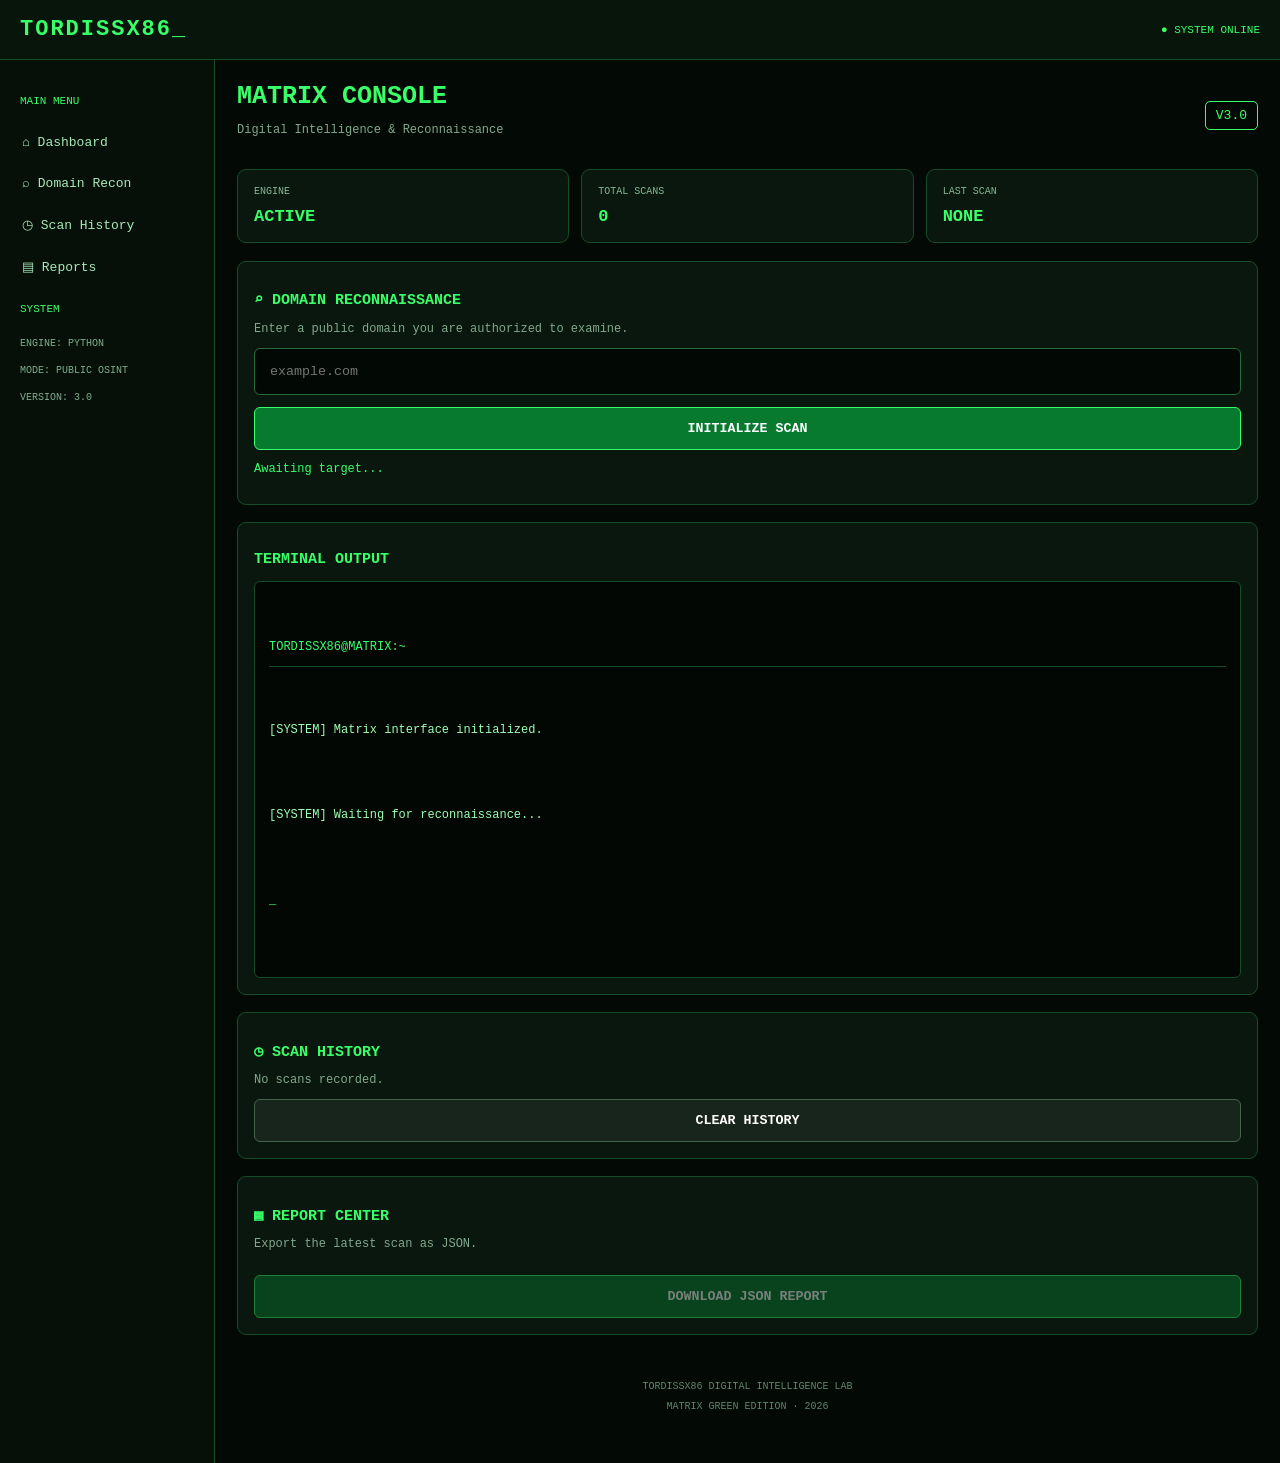
<file: templates/index.html>
<!DOCTYPE html>
<html lang="en">
<head>
<meta charset="UTF-8">
<meta name="viewport" content="width=device-width, initial-scale=1">
<title>TORDISSX86 MATRIX OSINT</title>
<link rel="stylesheet" href="/static/style.css">
</head>
<body>

<div class="topbar">
  <div class="brand">TORDISSX86<span>_</span></div>
  <div class="online">● SYSTEM ONLINE</div>
</div>

<div class="layout">
  <aside class="sidebar">
    <div class="side-title">MAIN MENU</div>
    <a href="#dashboard">⌂ Dashboard</a>
    <a href="#recon">⌕ Domain Recon</a>
    <a href="#history">◷ Scan History</a>
    <a href="#reports">▤ Reports</a>
    <div class="side-title">SYSTEM</div>
    <div class="side-info">ENGINE: PYTHON</div>
    <div class="side-info">MODE: PUBLIC OSINT</div>
    <div class="side-info">VERSION: 3.0</div>
  </aside>

  <main>
    <section id="dashboard">
      <div class="heading">
        <div>
          <h1>MATRIX CONSOLE</h1>
          <p>Digital Intelligence & Reconnaissance</p>
        </div>
        <span class="tag">V3.0</span>
      </div>

      <div class="stats">
        <div class="stat">
          <small>ENGINE</small>
          <strong>ACTIVE</strong>
        </div>
        <div class="stat">
          <small>TOTAL SCANS</small>
          <strong id="total">0</strong>
        </div>
        <div class="stat">
          <small>LAST SCAN</small>
          <strong id="last">NONE</strong>
        </div>
      </div>
    </section>

    <section class="panel" id="recon">
      <h2>⌕ DOMAIN RECONNAISSANCE</h2>
      <p class="muted">Enter a public domain you are authorized to examine.</p>

      <form id="scanForm">
        <input id="domain"
          placeholder="example.com"
          autocomplete="off" required>
        <button id="scanButton">INITIALIZE SCAN</button>
      </form>

      <p id="message" class="status">Awaiting target...</p>
    </section>

    <section class="panel">
      <h2>TERMINAL OUTPUT</h2>
      <div class="terminal" id="results">
        <div class="terminal-head">TORDISSX86@MATRIX:~</div>
        <p>[SYSTEM] Matrix interface initialized.</p>
        <p>[SYSTEM] Waiting for reconnaissance...</p>
        <p class="cursor">_</p>
      </div>
    </section>

    <section class="panel" id="history">
      <h2>◷ SCAN HISTORY</h2>
      <div id="historyList" class="muted">
        No scans recorded.
      </div>
      <button class="secondary" id="clearHistory">
        CLEAR HISTORY
      </button>
    </section>

    <section class="panel" id="reports">
      <h2>▤ REPORT CENTER</h2>
      <p class="muted">Export the latest scan as JSON.</p>
      <button id="download" disabled>
        DOWNLOAD JSON REPORT
      </button>
    </section>

    <footer>
      TORDISSX86 DIGITAL INTELLIGENCE LAB<br>
      MATRIX GREEN EDITION · 2026
    </footer>
  </main>
</div>

<script>
let currentReport = null;
let historyData = [];

try {
  historyData = JSON.parse(
    localStorage.getItem("tordis_history") || "[]"
  );
} catch(e) {
  historyData = [];
}

const $ = id => document.getElementById(id);

function updateHistory() {
  $("total").textContent = historyData.length;
  $("last").textContent = historyData.length
    ? historyData[0].domain : "NONE";

  $("historyList").replaceChildren();

  if (!historyData.length) {
    $("historyList").textContent = "No scans recorded.";
    return;
  }

  historyData.forEach(item => {
    const row = document.createElement("div");
    row.className = "history-row";
    row.textContent = item.domain + " — " + item.date;
    $("historyList").appendChild(row);
  });
}

$("scanForm").addEventListener("submit", async e => {
  e.preventDefault();

  const domain = $("domain").value.trim();
  const button = $("scanButton");

  button.disabled = true;
  $("message").textContent = "SCANNING...";
  $("results").textContent =
    "[SYSTEM] Starting public reconnaissance...";

  try {
    const response = await fetch("/scan", {
      method: "POST",
      headers: {"Content-Type":"application/json"},
      body: JSON.stringify({domain})
    });

    const data = await response.json();

    if (!response.ok) {
      throw new Error(data.error || "Scan failed");
    }

    currentReport = data;

    $("results").textContent =
      "[+] SCAN COMPLETED\n\n" +
      JSON.stringify(data, null, 2);

    $("message").textContent = "● RECON COMPLETE";

    historyData.unshift({
      domain: data.domain,
      date: new Date().toLocaleString()
    });

    historyData = historyData.slice(0, 30);

    localStorage.setItem(
      "tordis_history",
      JSON.stringify(historyData)
    );

    updateHistory();
    $("download").disabled = false;

  } catch(error) {
    $("message").textContent = "SCAN ERROR";
    $("results").textContent =
      "[ERROR] " + error.message;
  } finally {
    button.disabled = false;
  }
});

$("download").addEventListener("click", () => {
  if (!currentReport) return;

  const blob = new Blob(
    [JSON.stringify(currentReport, null, 2)],
    {type:"application/json"}
  );

  const url = URL.createObjectURL(blob);
  const a = document.createElement("a");

  a.href = url;
  a.download = "TORDISSX86-report.json";
  a.click();

  URL.revokeObjectURL(url);
});

$("clearHistory").addEventListener("click", () => {
  historyData = [];
  localStorage.removeItem("tordis_history");
  updateHistory();
});

updateHistory();
</script>

</body>
</html>
</file>
<file: static/style.css>
:root {
  --green: #39ff69;
  --dark: #030a05;
  --panel: #09170e;
  --border: #174c2a;
  --text: #c7fbd5;
}

* {
  box-sizing: border-box;
}

html {
  scroll-behavior: smooth;
}

body {
  margin: 0;
  background: var(--dark);
  color: var(--text);
  font-family: monospace;
}

.topbar {
  background: #07150b;
  border-bottom: 1px solid var(--border);
  padding: 17px 20px;
  display: flex;
  align-items: center;
  justify-content: space-between;
}

.brand {
  color: var(--green);
  font-size: 22px;
  font-weight: bold;
  letter-spacing: 2px;
}

.brand span {
  animation: blink 1s infinite;
}

.online {
  color: var(--green);
  font-size: 11px;
}

.layout {
  display: flex;
  min-height: calc(100vh - 60px);
}

.sidebar {
  width: 215px;
  flex-shrink: 0;
  padding: 20px 12px;
  background: #061009;
  border-right: 1px solid var(--border);
}

.sidebar a {
  display: block;
  color: #a8e9ba;
  text-decoration: none;
  padding: 13px 10px;
  border-radius: 6px;
  font-size: 13px;
}

.sidebar a:hover {
  background: #102d19;
  color: var(--green);
}

.side-title {
  color: var(--green);
  font-size: 11px;
  margin: 15px 8px;
}

.side-info {
  color: #80ad8c;
  font-size: 10px;
  padding: 8px;
}

main {
  flex: 1;
  min-width: 0;
  max-width: 1100px;
  padding: 22px;
  margin: auto;
}

.heading {
  display: flex;
  justify-content: space-between;
  align-items: center;
  margin-bottom: 20px;
}

h1 {
  color: var(--green);
  font-size: 25px;
  margin: 0;
}

h2 {
  color: var(--green);
  font-size: 15px;
}

.heading p, .muted {
  color: #83a88d;
  font-size: 12px;
}

.tag {
  border: 1px solid var(--green);
  padding: 6px 10px;
  color: var(--green);
  border-radius: 5px;
}

.stats {
  display: grid;
  grid-template-columns: repeat(3, 1fr);
  gap: 12px;
  margin-bottom: 18px;
}

.stat, .panel {
  background: var(--panel);
  border: 1px solid var(--border);
  border-radius: 9px;
  padding: 16px;
}

.stat small {
  display: block;
  color: #86b794;
  font-size: 10px;
}

.stat strong {
  display: block;
  color: var(--green);
  font-size: 17px;
  margin-top: 10px;
  overflow-wrap: anywhere;
}

.panel {
  margin-bottom: 17px;
}

input {
  width: 100%;
  background: #020804;
  color: var(--green);
  border: 1px solid #236b39;
  padding: 15px;
  border-radius: 6px;
  font-family: monospace;
  outline: none;
}

input:focus {
  border-color: var(--green);
}

button {
  background: #087a30;
  color: white;
  border: 1px solid #39ff69;
  padding: 13px;
  margin-top: 12px;
  width: 100%;
  border-radius: 6px;
  font-family: monospace;
  font-weight: bold;
}

button:disabled {
  opacity: .45;
}

button.secondary {
  background: #18251c;
  border-color: #45634b;
}

.status {
  color: var(--green);
  font-size: 12px;
}

.terminal {
  background: #020704;
  border: 1px solid #174c2a;
  border-radius: 6px;
  padding: 14px;
  color: #9bffb0;
  font-size: 12px;
  line-height: 1.7;
  overflow-wrap: anywhere;
  white-space: pre-wrap;
  max-height: 480px;
  overflow-y: auto;
}

.terminal-head {
  color: var(--green);
  border-bottom: 1px solid #174c2a;
  padding-bottom: 9px;
}

.cursor {
  animation: blink 1s infinite;
  color: var(--green);
}

.history-row {
  padding: 10px 0;
  border-bottom: 1px solid #174c2a;
  font-size: 12px;
  overflow-wrap: anywhere;
}

footer {
  text-align: center;
  color: #63836b;
  font-size: 10px;
  line-height: 2;
  padding: 25px 0;
}

@keyframes blink {
  50% { opacity: 0; }
}

@media(max-width:650px) {
  .sidebar {
    width: 110px;
    padding: 10px 5px;
  }

  .sidebar a {
    font-size: 10px;
    padding: 12px 5px;
  }

  .side-info {
    font-size: 8px;
    overflow-wrap: anywhere;
  }

  main {
    padding: 12px;
  }

  .stats {
    grid-template-columns: 1fr;
  }

  h1 {
    font-size: 19px;
  }

  .brand {
    font-size: 17px;
  }
}
</file>
